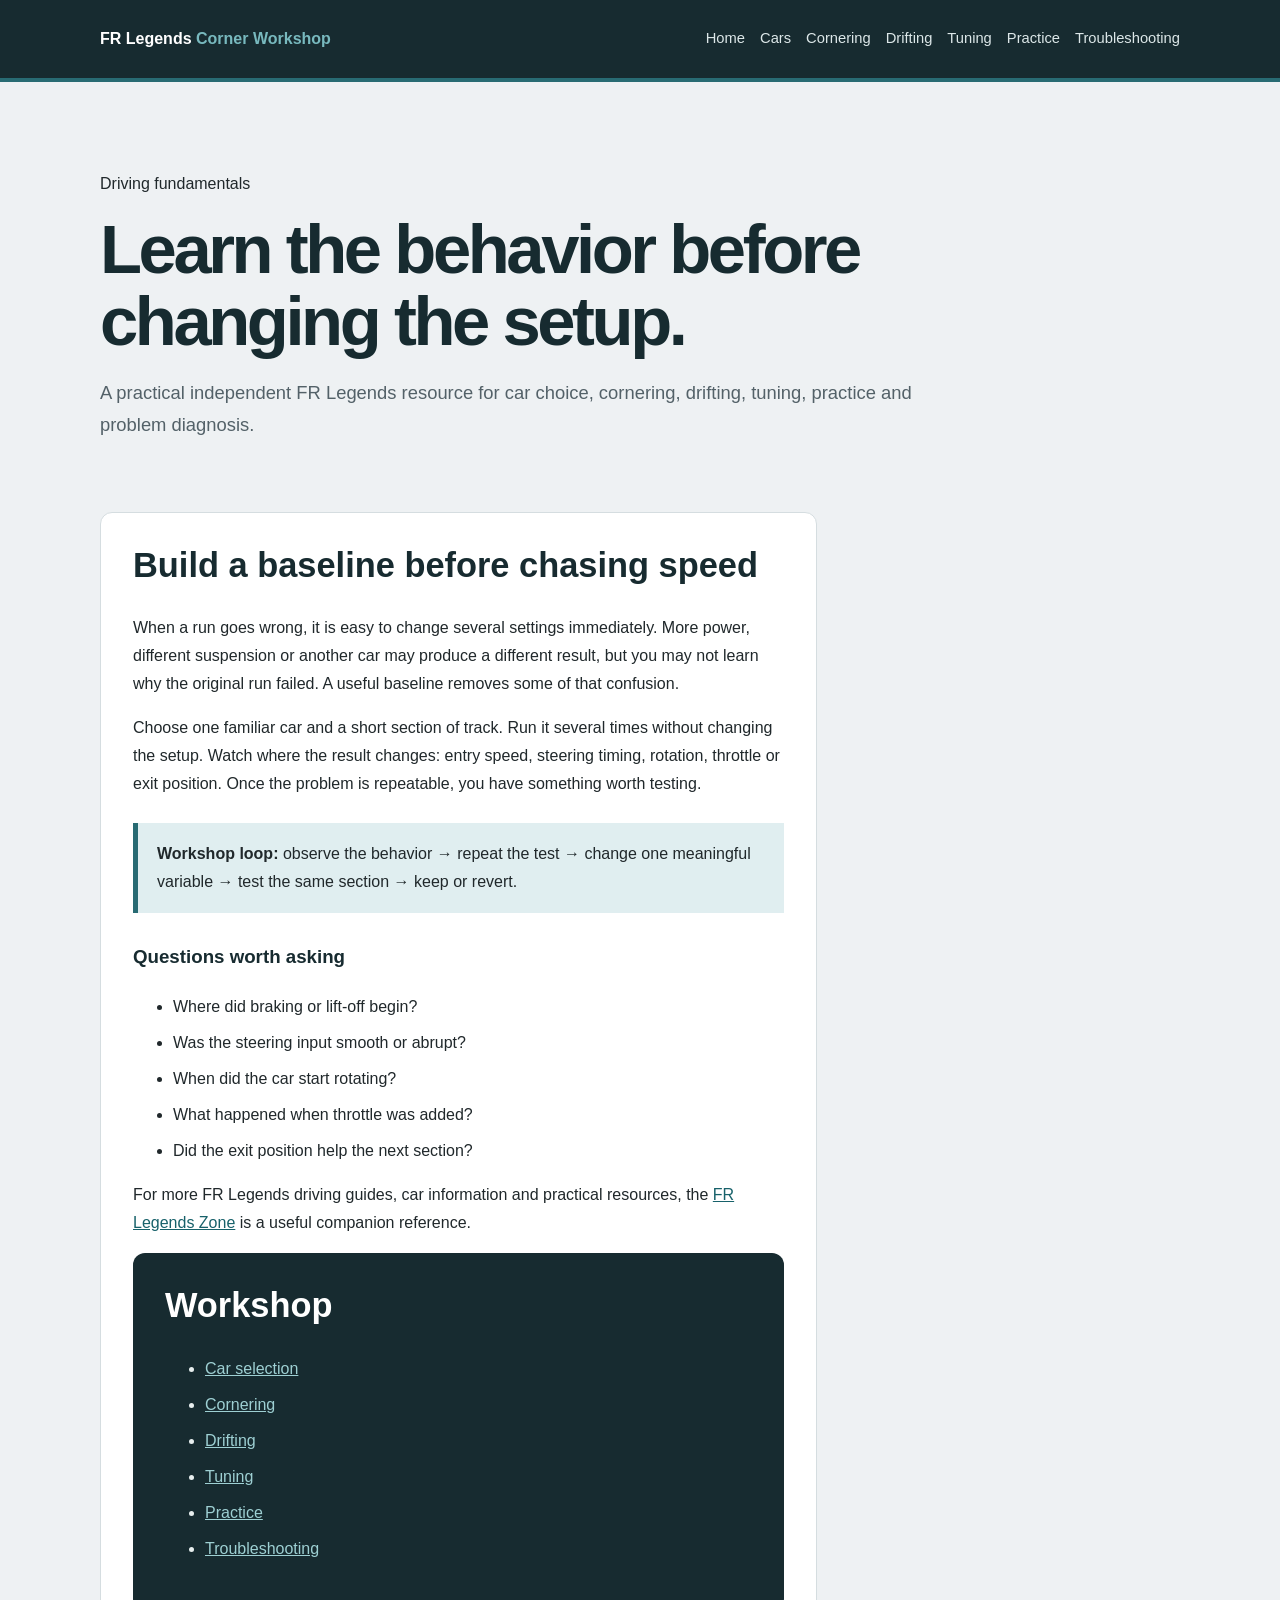
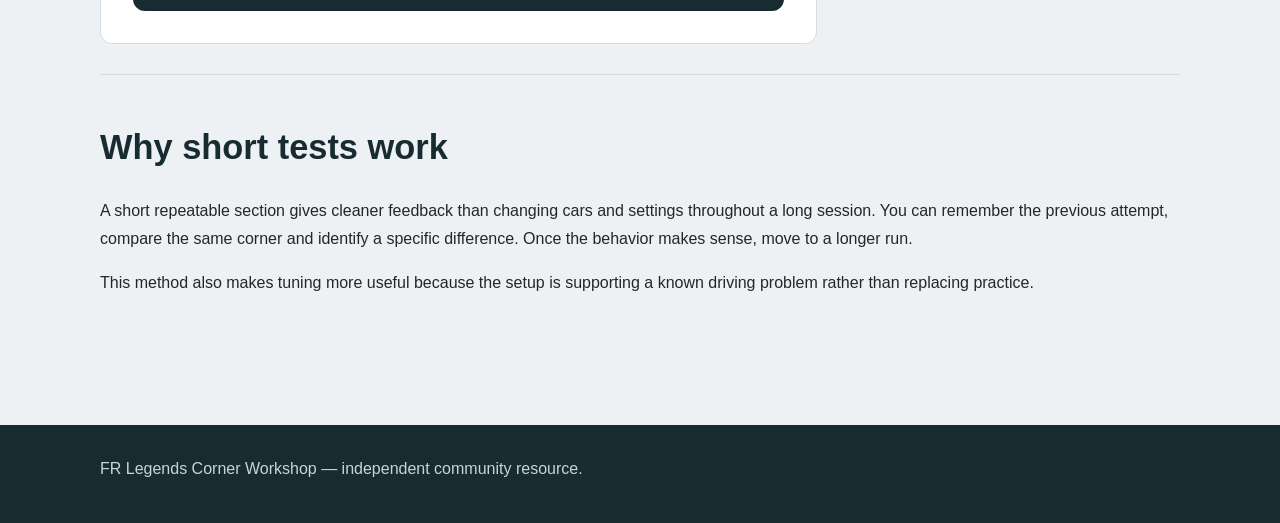
<file: index.html>
<!DOCTYPE html>
<html lang="en">
<head>
    <meta charset="UTF-8">
    <meta name="viewport" content="width=device-width, initial-scale=1.0">
    <meta name="google-site-verification" content="op8aSVxR1ntsd64IsXHsEGKOvv9pbJXl77vVlhNPW1c" />
    <title>FR Legends Corner Workshop</title>
    <meta name="description" content="A practical independent FR Legends resource for car choice, cornering, drifting, tuning, practice and problem diagnosis.">
    <link rel="canonical" href="https://onrender-pyfl.onrender.com/index.html">
    <link rel="stylesheet" href="style.css">
</head>
<body>
<header class="head">
    <div class="wrap top">
        <a class="brand" href="index.html">FR Legends <span>Corner Workshop</span></a>
        <nav aria-label="Main navigation">
            <a href="index.html">Home</a>
            <a href="cars.html">Cars</a>
            <a href="cornering.html">Cornering</a>
            <a href="drifting.html">Drifting</a>
            <a href="tuning.html">Tuning</a>
            <a href="practice.html">Practice</a>
            <a href="troubleshooting.html">Troubleshooting</a>
        </nav>
    </div>
</header>
<main class="wrap">
    <section class="hero">
        <p class="eyebrow">Driving fundamentals</p>
        <h1>Learn the behavior before changing the setup.</h1>
        <p class="lead">A practical independent FR Legends resource for car choice, cornering, drifting, tuning, practice and problem diagnosis.</p>
    </section>
    <div class="grid"><article class="card"><h2>Build a baseline before chasing speed</h2>
<p>When a run goes wrong, it is easy to change several settings immediately. More power, different suspension or another car may produce a different result, but you may not learn why the original run failed. A useful baseline removes some of that confusion.</p>
<p>Choose one familiar car and a short section of track. Run it several times without changing the setup. Watch where the result changes: entry speed, steering timing, rotation, throttle or exit position. Once the problem is repeatable, you have something worth testing.</p>
<div class="note"><strong>Workshop loop:</strong> observe the behavior → repeat the test → change one meaningful variable → test the same section → keep or revert.</div>
<h3>Questions worth asking</h3>

<ul>
    <li>Where did braking or lift-off begin?</li>
    <li>Was the steering input smooth or abrupt?</li>
    <li>When did the car start rotating?</li>
    <li>What happened when throttle was added?</li>
    <li>Did the exit position help the next section?</li>
</ul>

<p>
    For more FR Legends driving guides, car information and practical resources,
    the <a href="https://frlegendszone.com/">FR Legends Zone</a> is a useful
    companion reference.
</p>
<aside class="side"><h2>Workshop</h2><ul><li><a href="cars.html">Car selection</a></li><li><a href="cornering.html">Cornering</a></li><li><a href="drifting.html">Drifting</a></li><li><a href="tuning.html">Tuning</a></li><li><a href="practice.html">Practice</a></li><li><a href="troubleshooting.html">Troubleshooting</a></li></ul></aside></div>
<section class="section"><h2>Why short tests work</h2><p>A short repeatable section gives cleaner feedback than changing cars and settings throughout a long session. You can remember the previous attempt, compare the same corner and identify a specific difference. Once the behavior makes sense, move to a longer run.</p><p>This method also makes tuning more useful because the setup is supporting a known driving problem rather than replacing practice.</p></section>
</main>
<footer>
    <div class="wrap">FR Legends Corner Workshop — independent community resource.</div>
</footer>
</body>
</html>
</file>
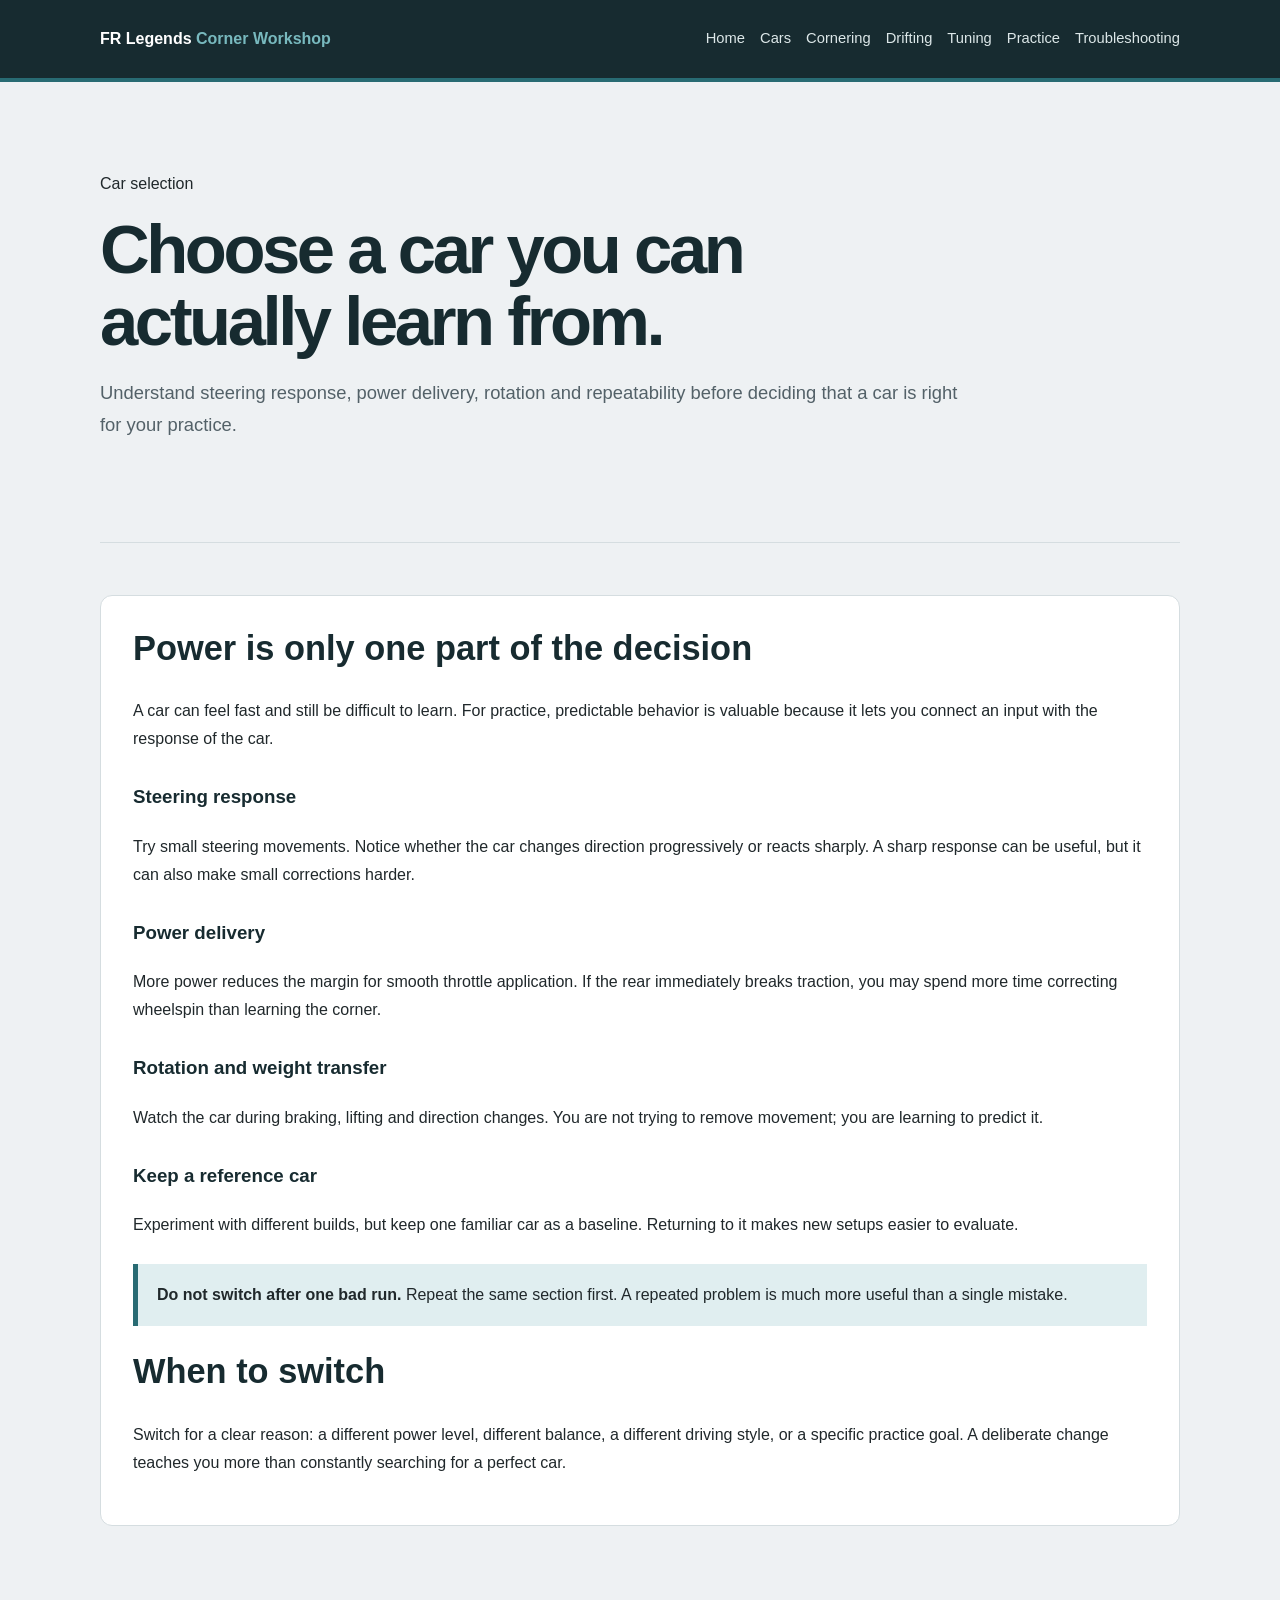
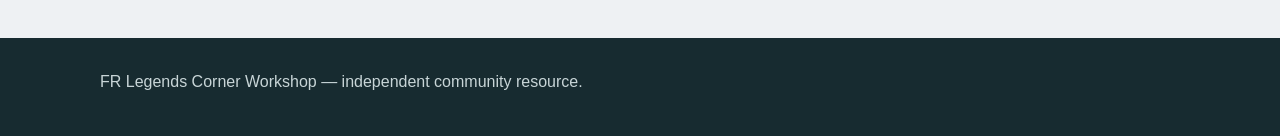
<file: cars.html>
<!DOCTYPE html>
<html lang="en">
<head>
    <meta charset="UTF-8">
    <meta name="viewport" content="width=device-width, initial-scale=1.0">
    <title>FR Legends Car Selection: A Practical Practice Guide</title>
    <meta name="description" content="Understand steering response, power delivery, rotation and repeatability before deciding that a car is right for your practice.">
    <link rel="canonical" href="https://onrender-pyfl.onrender.com/cars.html">
    <link rel="stylesheet" href="style.css">
</head>
<body>
<header class="head">
    <div class="wrap top">
        <a class="brand" href="index.html">FR Legends <span>Corner Workshop</span></a>
        <nav aria-label="Main navigation">
            <a href="index.html">Home</a>
            <a href="cars.html">Cars</a>
            <a href="cornering.html">Cornering</a>
            <a href="drifting.html">Drifting</a>
            <a href="tuning.html">Tuning</a>
            <a href="practice.html">Practice</a>
            <a href="troubleshooting.html">Troubleshooting</a>
        </nav>
    </div>
</header>
<main class="wrap">
    <section class="hero">
        <p class="eyebrow">Car selection</p>
        <h1>Choose a car you can actually learn from.</h1>
        <p class="lead">Understand steering response, power delivery, rotation and repeatability before deciding that a car is right for your practice.</p>
    </section>
    <section class="section"><article class="card"><h2>Power is only one part of the decision</h2><p>A car can feel fast and still be difficult to learn. For practice, predictable behavior is valuable because it lets you connect an input with the response of the car.</p><h3>Steering response</h3><p>Try small steering movements. Notice whether the car changes direction progressively or reacts sharply. A sharp response can be useful, but it can also make small corrections harder.</p><h3>Power delivery</h3><p>More power reduces the margin for smooth throttle application. If the rear immediately breaks traction, you may spend more time correcting wheelspin than learning the corner.</p><h3>Rotation and weight transfer</h3><p>Watch the car during braking, lifting and direction changes. You are not trying to remove movement; you are learning to predict it.</p><h3>Keep a reference car</h3><p>Experiment with different builds, but keep one familiar car as a baseline. Returning to it makes new setups easier to evaluate.</p><div class="note"><strong>Do not switch after one bad run.</strong> Repeat the same section first. A repeated problem is much more useful than a single mistake.</div><h2>When to switch</h2><p>Switch for a clear reason: a different power level, different balance, a different driving style, or a specific practice goal. A deliberate change teaches you more than constantly searching for a perfect car.</p></article></section>
</main>
<footer>
    <div class="wrap">FR Legends Corner Workshop — independent community resource.</div>
</footer>
</body>
</html>
</file>
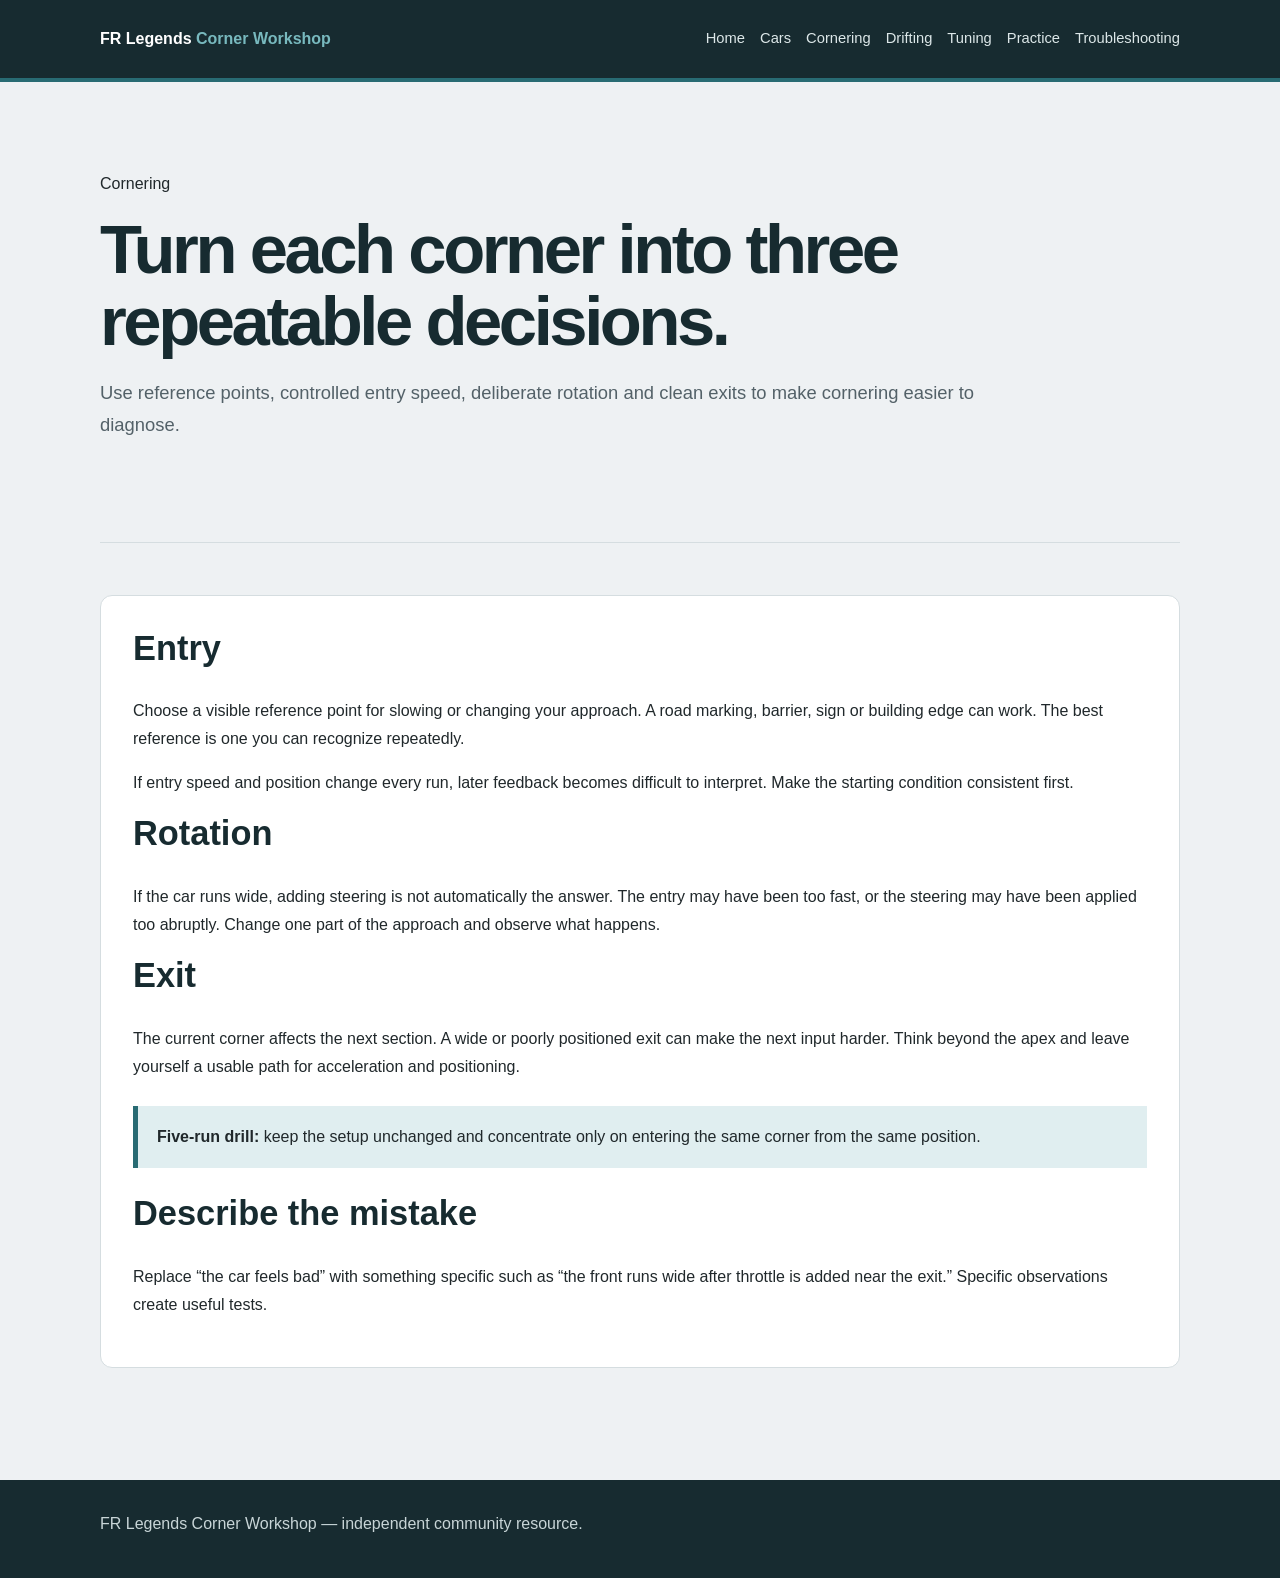
<file: cornering.html>
<!DOCTYPE html>
<html lang="en">
<head>
    <meta charset="UTF-8">
    <meta name="viewport" content="width=device-width, initial-scale=1.0">
    <title>FR Legends Cornering Guide: Entry, Rotation and Exit</title>
    <meta name="description" content="Use reference points, controlled entry speed, deliberate rotation and clean exits to make cornering easier to diagnose.">
    <link rel="canonical" href="https://onrender-pyfl.onrender.com/cornering.html">
    <link rel="stylesheet" href="style.css">
</head>
<body>
<header class="head">
    <div class="wrap top">
        <a class="brand" href="index.html">FR Legends <span>Corner Workshop</span></a>
        <nav aria-label="Main navigation">
            <a href="index.html">Home</a>
            <a href="cars.html">Cars</a>
            <a href="cornering.html">Cornering</a>
            <a href="drifting.html">Drifting</a>
            <a href="tuning.html">Tuning</a>
            <a href="practice.html">Practice</a>
            <a href="troubleshooting.html">Troubleshooting</a>
        </nav>
    </div>
</header>
<main class="wrap">
    <section class="hero">
        <p class="eyebrow">Cornering</p>
        <h1>Turn each corner into three repeatable decisions.</h1>
        <p class="lead">Use reference points, controlled entry speed, deliberate rotation and clean exits to make cornering easier to diagnose.</p>
    </section>
    <section class="section"><article class="card"><h2>Entry</h2><p>Choose a visible reference point for slowing or changing your approach. A road marking, barrier, sign or building edge can work. The best reference is one you can recognize repeatedly.</p><p>If entry speed and position change every run, later feedback becomes difficult to interpret. Make the starting condition consistent first.</p><h2>Rotation</h2><p>If the car runs wide, adding steering is not automatically the answer. The entry may have been too fast, or the steering may have been applied too abruptly. Change one part of the approach and observe what happens.</p><h2>Exit</h2><p>The current corner affects the next section. A wide or poorly positioned exit can make the next input harder. Think beyond the apex and leave yourself a usable path for acceleration and positioning.</p><div class="note"><strong>Five-run drill:</strong> keep the setup unchanged and concentrate only on entering the same corner from the same position.</div><h2>Describe the mistake</h2><p>Replace “the car feels bad” with something specific such as “the front runs wide after throttle is added near the exit.” Specific observations create useful tests.</p></article></section>
</main>
<footer>
    <div class="wrap">FR Legends Corner Workshop — independent community resource.</div>
</footer>
</body>
</html>
</file>
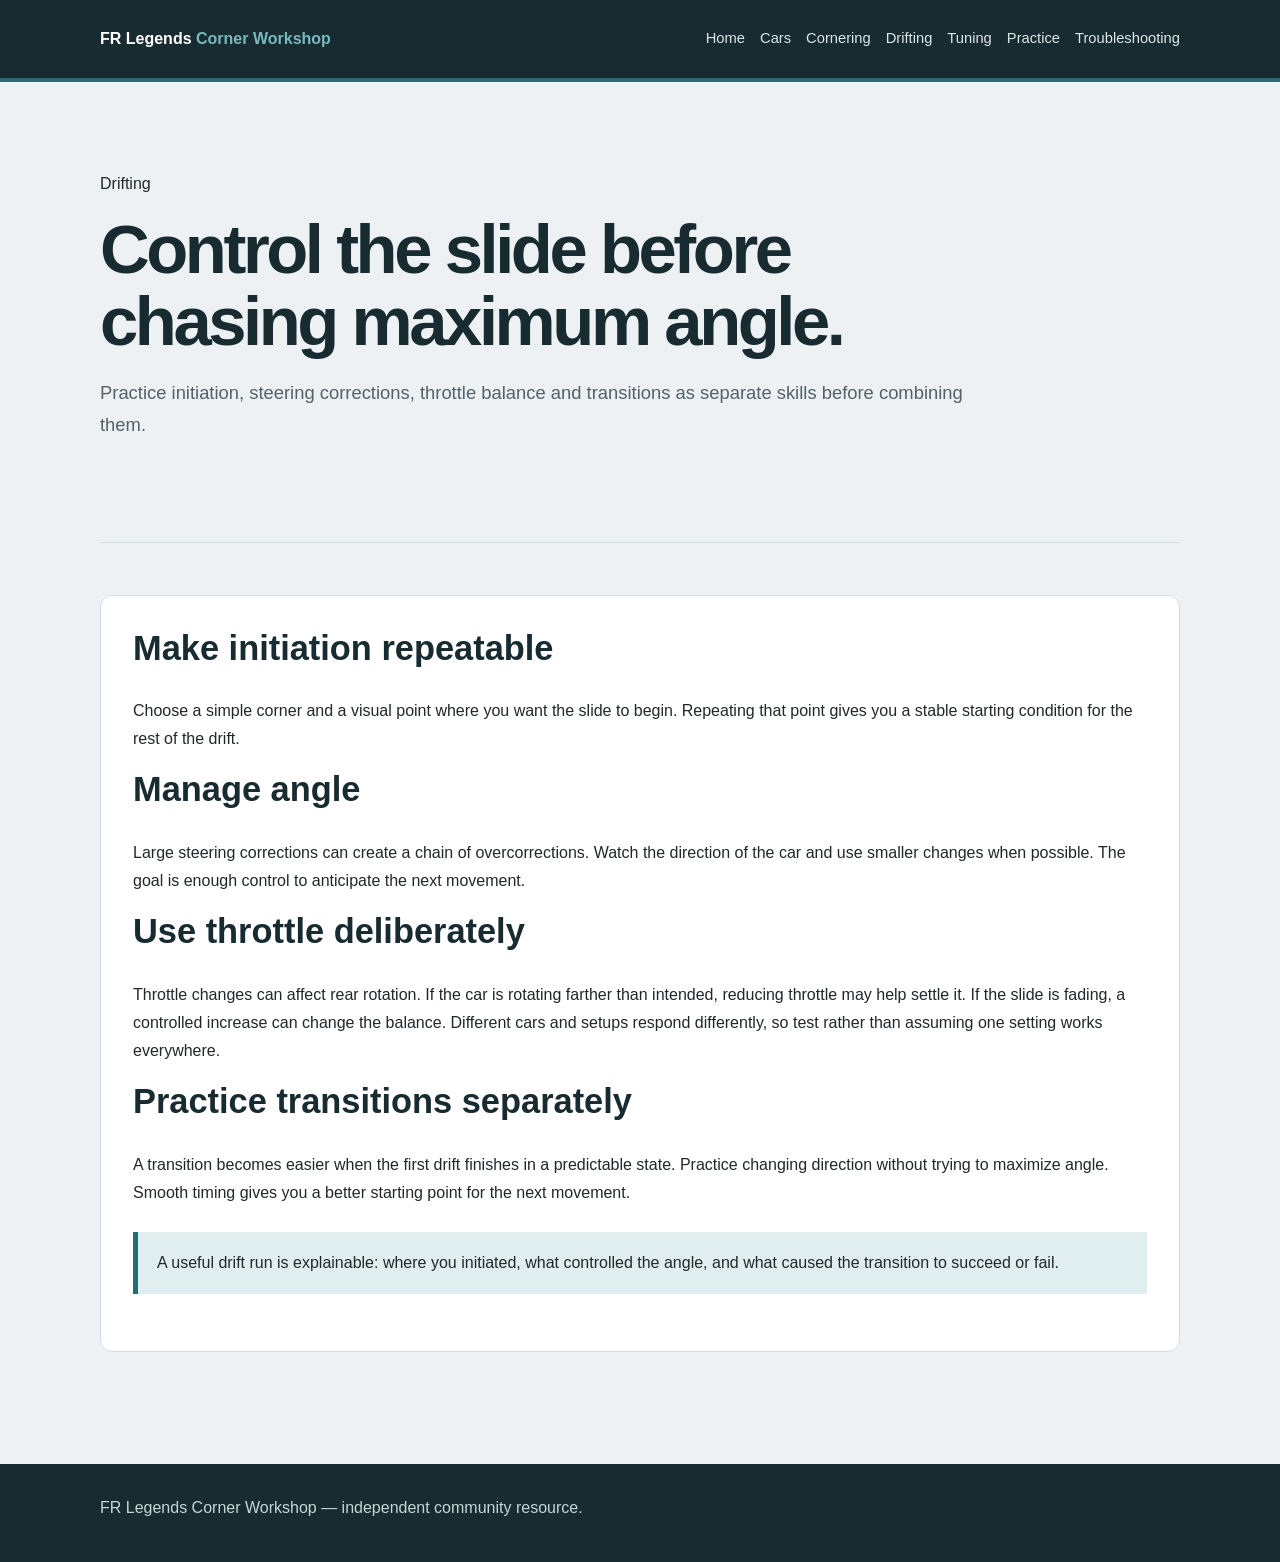
<file: drifting.html>
<!DOCTYPE html>
<html lang="en">
<head>
    <meta charset="UTF-8">
    <meta name="viewport" content="width=device-width, initial-scale=1.0">
    <title>FR Legends Drifting Guide: Initiation, Angle and Transitions</title>
    <meta name="description" content="Practice initiation, steering corrections, throttle balance and transitions as separate skills before combining them.">
    <link rel="canonical" href="https://onrender-pyfl.onrender.com/drifting.html">
    <link rel="stylesheet" href="style.css">
</head>
<body>
<header class="head">
    <div class="wrap top">
        <a class="brand" href="index.html">FR Legends <span>Corner Workshop</span></a>
        <nav aria-label="Main navigation">
            <a href="index.html">Home</a>
            <a href="cars.html">Cars</a>
            <a href="cornering.html">Cornering</a>
            <a href="drifting.html">Drifting</a>
            <a href="tuning.html">Tuning</a>
            <a href="practice.html">Practice</a>
            <a href="troubleshooting.html">Troubleshooting</a>
        </nav>
    </div>
</header>
<main class="wrap">
    <section class="hero">
        <p class="eyebrow">Drifting</p>
        <h1>Control the slide before chasing maximum angle.</h1>
        <p class="lead">Practice initiation, steering corrections, throttle balance and transitions as separate skills before combining them.</p>
    </section>
    <section class="section"><article class="card"><h2>Make initiation repeatable</h2><p>Choose a simple corner and a visual point where you want the slide to begin. Repeating that point gives you a stable starting condition for the rest of the drift.</p><h2>Manage angle</h2><p>Large steering corrections can create a chain of overcorrections. Watch the direction of the car and use smaller changes when possible. The goal is enough control to anticipate the next movement.</p><h2>Use throttle deliberately</h2><p>Throttle changes can affect rear rotation. If the car is rotating farther than intended, reducing throttle may help settle it. If the slide is fading, a controlled increase can change the balance. Different cars and setups respond differently, so test rather than assuming one setting works everywhere.</p><h2>Practice transitions separately</h2><p>A transition becomes easier when the first drift finishes in a predictable state. Practice changing direction without trying to maximize angle. Smooth timing gives you a better starting point for the next movement.</p><div class="note">A useful drift run is explainable: where you initiated, what controlled the angle, and what caused the transition to succeed or fail.</div></article></section>
</main>
<footer>
    <div class="wrap">FR Legends Corner Workshop — independent community resource.</div>
</footer>
</body>
</html>
</file>
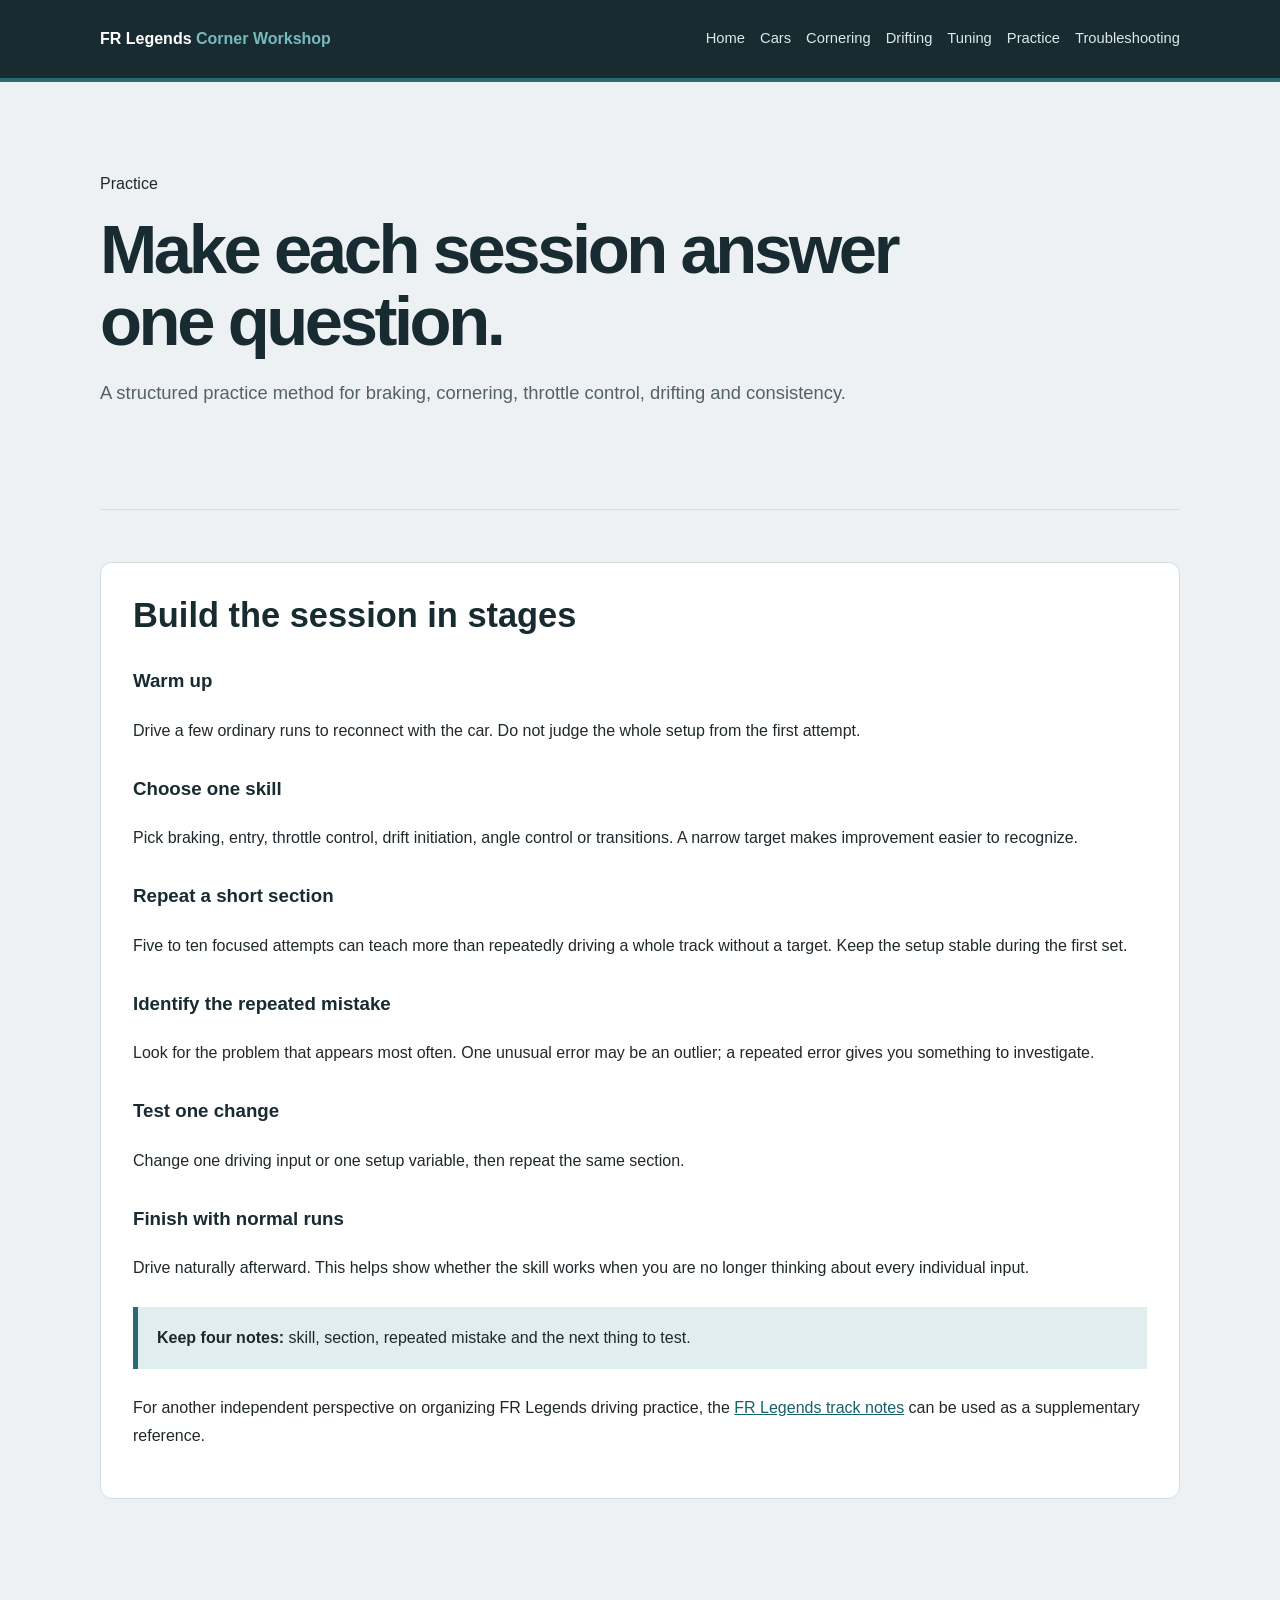
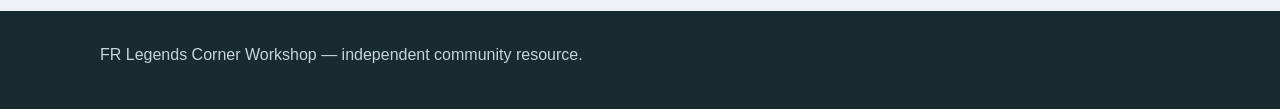
<file: practice.html>
<!DOCTYPE html>
<html lang="en">
<head>
    <meta charset="UTF-8">
    <meta name="viewport" content="width=device-width, initial-scale=1.0">
    <title>FR Legends Practice Routine: A Focused Training Plan</title>
    <meta name="description" content="A structured practice method for braking, cornering, throttle control, drifting and consistency.">
    <link rel="canonical" href="https://onrender-pyfl.onrender.com/practice.html">
    <link rel="stylesheet" href="style.css">
</head>
<body>
<header class="head">
    <div class="wrap top">
        <a class="brand" href="index.html">FR Legends <span>Corner Workshop</span></a>
        <nav aria-label="Main navigation">
            <a href="index.html">Home</a>
            <a href="cars.html">Cars</a>
            <a href="cornering.html">Cornering</a>
            <a href="drifting.html">Drifting</a>
            <a href="tuning.html">Tuning</a>
            <a href="practice.html">Practice</a>
            <a href="troubleshooting.html">Troubleshooting</a>
        </nav>
    </div>
</header>
<main class="wrap">
    <section class="hero">
        <p class="eyebrow">Practice</p>
        <h1>Make each session answer one question.</h1>
        <p class="lead">A structured practice method for braking, cornering, throttle control, drifting and consistency.</p>
    </section>
    <section class="section"><article class="card"><h2>Build the session in stages</h2><h3>Warm up</h3><p>Drive a few ordinary runs to reconnect with the car. Do not judge the whole setup from the first attempt.</p><h3>Choose one skill</h3><p>Pick braking, entry, throttle control, drift initiation, angle control or transitions. A narrow target makes improvement easier to recognize.</p><h3>Repeat a short section</h3><p>Five to ten focused attempts can teach more than repeatedly driving a whole track without a target. Keep the setup stable during the first set.</p><h3>Identify the repeated mistake</h3><p>Look for the problem that appears most often. One unusual error may be an outlier; a repeated error gives you something to investigate.</p><h3>Test one change</h3><p>Change one driving input or one setup variable, then repeat the same section.</p><h3>Finish with normal runs</h3><p>Drive naturally afterward. This helps show whether the skill works when you are no longer thinking about every individual input.</p><div class="note"><strong>Keep four notes:</strong> skill, section, repeated mistake and the next thing to test.</div><p>For another independent perspective on organizing FR Legends driving practice, the <a href="https://johnwrightt.github.io/fr-legends-track-notes/">FR Legends track notes</a> can be used as a supplementary reference.</p></article></section>
</main>
<footer>
    <div class="wrap">FR Legends Corner Workshop — independent community resource.</div>
</footer>
</body>
</html>
</file>
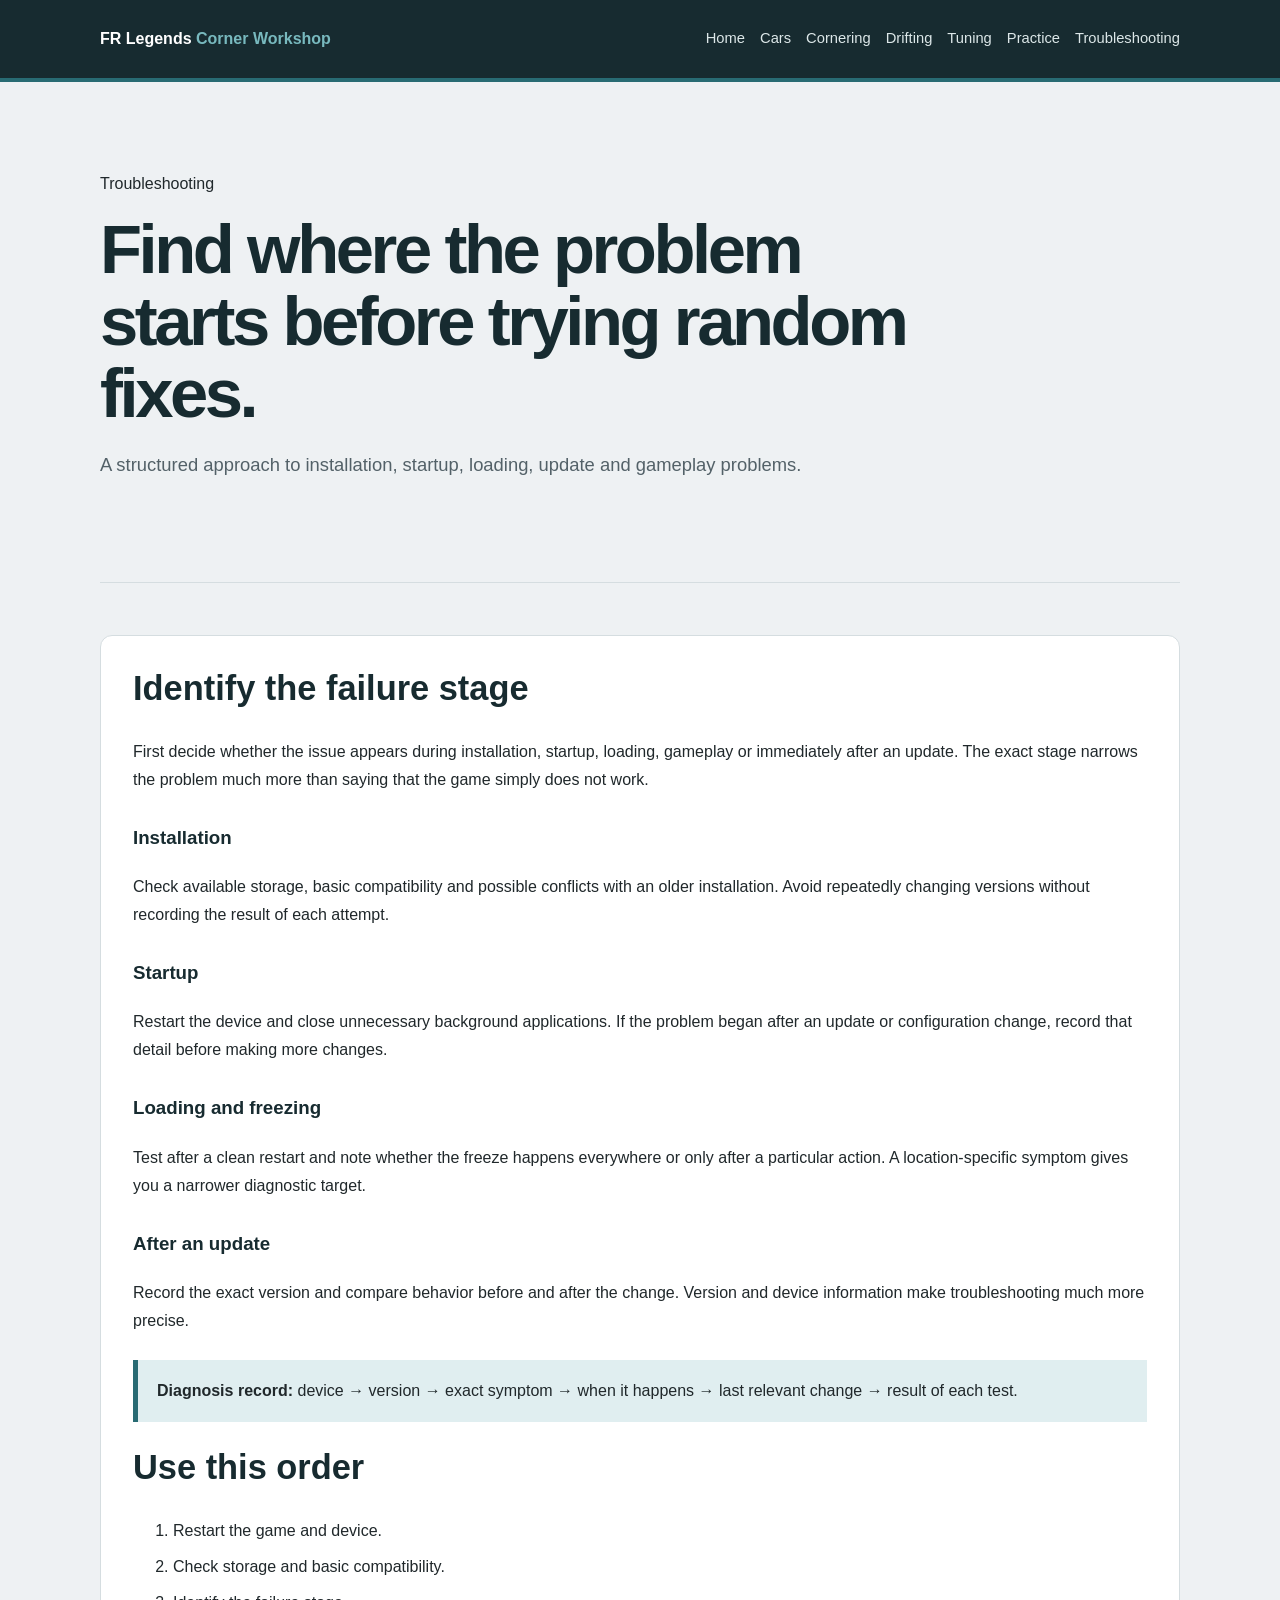
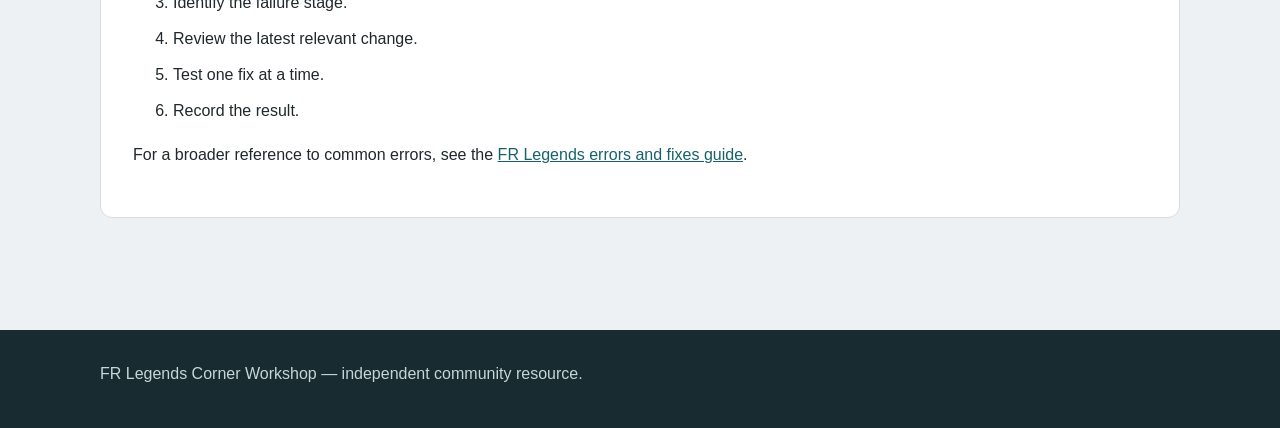
<file: troubleshooting.html>
<!DOCTYPE html>
<html lang="en">
<head>
    <meta charset="UTF-8">
    <meta name="viewport" content="width=device-width, initial-scale=1.0">
    <title>FR Legends Troubleshooting: A Practical Diagnosis Guide</title>
    <meta name="description" content="A structured approach to installation, startup, loading, update and gameplay problems.">
    <link rel="canonical" href="https://onrender-pyfl.onrender.com/troubleshooting.html">
    <link rel="stylesheet" href="style.css">
</head>
<body>
<header class="head">
    <div class="wrap top">
        <a class="brand" href="index.html">FR Legends <span>Corner Workshop</span></a>
        <nav aria-label="Main navigation">
            <a href="index.html">Home</a>
            <a href="cars.html">Cars</a>
            <a href="cornering.html">Cornering</a>
            <a href="drifting.html">Drifting</a>
            <a href="tuning.html">Tuning</a>
            <a href="practice.html">Practice</a>
            <a href="troubleshooting.html">Troubleshooting</a>
        </nav>
    </div>
</header>
<main class="wrap">
    <section class="hero">
        <p class="eyebrow">Troubleshooting</p>
        <h1>Find where the problem starts before trying random fixes.</h1>
        <p class="lead">A structured approach to installation, startup, loading, update and gameplay problems.</p>
    </section>
    <section class="section"><article class="card"><h2>Identify the failure stage</h2><p>First decide whether the issue appears during installation, startup, loading, gameplay or immediately after an update. The exact stage narrows the problem much more than saying that the game simply does not work.</p><h3>Installation</h3><p>Check available storage, basic compatibility and possible conflicts with an older installation. Avoid repeatedly changing versions without recording the result of each attempt.</p><h3>Startup</h3><p>Restart the device and close unnecessary background applications. If the problem began after an update or configuration change, record that detail before making more changes.</p><h3>Loading and freezing</h3><p>Test after a clean restart and note whether the freeze happens everywhere or only after a particular action. A location-specific symptom gives you a narrower diagnostic target.</p><h3>After an update</h3><p>Record the exact version and compare behavior before and after the change. Version and device information make troubleshooting much more precise.</p><div class="note"><strong>Diagnosis record:</strong> device → version → exact symptom → when it happens → last relevant change → result of each test.</div><h2>Use this order</h2><ol><li>Restart the game and device.</li><li>Check storage and basic compatibility.</li><li>Identify the failure stage.</li><li>Review the latest relevant change.</li><li>Test one fix at a time.</li><li>Record the result.</li></ol><p>For a broader reference to common errors, see the <a href="https://frlegendszone.com/fr-legends-errors-fix/">FR Legends errors and fixes guide</a>.</p></article></section>
</main>
<footer>
    <div class="wrap">FR Legends Corner Workshop — independent community resource.</div>
</footer>
</body>
</html>
</file>
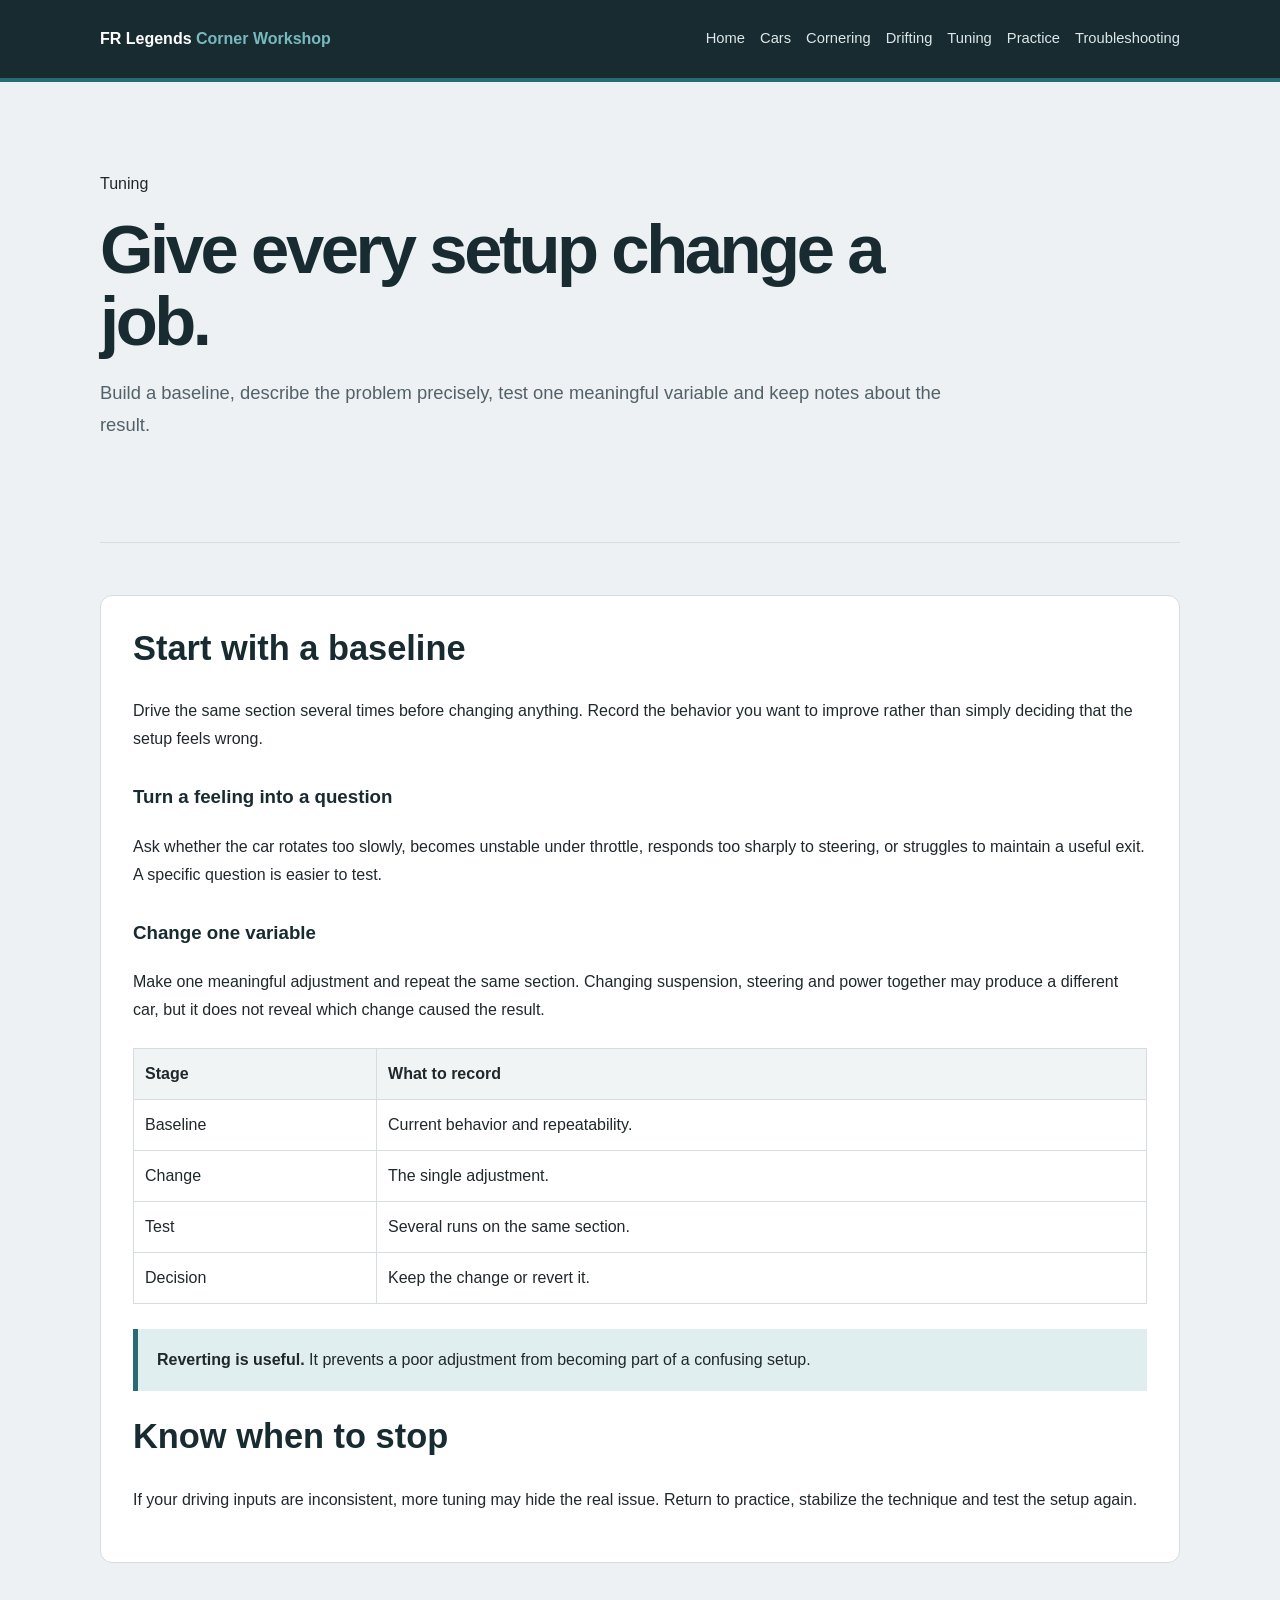
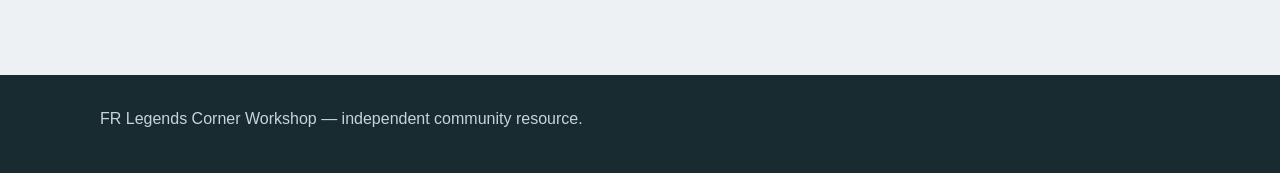
<file: tuning.html>
<!DOCTYPE html>
<html lang="en">
<head>
    <meta charset="UTF-8">
    <meta name="viewport" content="width=device-width, initial-scale=1.0">
    <title>FR Legends Tuning Guide: A Repeatable Setup Testing Method</title>
    <meta name="description" content="Build a baseline, describe the problem precisely, test one meaningful variable and keep notes about the result.">
    <link rel="canonical" href="https://onrender-pyfl.onrender.com/tuning.html">
    <link rel="stylesheet" href="style.css">
</head>
<body>
<header class="head">
    <div class="wrap top">
        <a class="brand" href="index.html">FR Legends <span>Corner Workshop</span></a>
        <nav aria-label="Main navigation">
            <a href="index.html">Home</a>
            <a href="cars.html">Cars</a>
            <a href="cornering.html">Cornering</a>
            <a href="drifting.html">Drifting</a>
            <a href="tuning.html">Tuning</a>
            <a href="practice.html">Practice</a>
            <a href="troubleshooting.html">Troubleshooting</a>
        </nav>
    </div>
</header>
<main class="wrap">
    <section class="hero">
        <p class="eyebrow">Tuning</p>
        <h1>Give every setup change a job.</h1>
        <p class="lead">Build a baseline, describe the problem precisely, test one meaningful variable and keep notes about the result.</p>
    </section>
    <section class="section"><article class="card"><h2>Start with a baseline</h2><p>Drive the same section several times before changing anything. Record the behavior you want to improve rather than simply deciding that the setup feels wrong.</p><h3>Turn a feeling into a question</h3><p>Ask whether the car rotates too slowly, becomes unstable under throttle, responds too sharply to steering, or struggles to maintain a useful exit. A specific question is easier to test.</p><h3>Change one variable</h3><p>Make one meaningful adjustment and repeat the same section. Changing suspension, steering and power together may produce a different car, but it does not reveal which change caused the result.</p><table><tr><th>Stage</th><th>What to record</th></tr><tr><td>Baseline</td><td>Current behavior and repeatability.</td></tr><tr><td>Change</td><td>The single adjustment.</td></tr><tr><td>Test</td><td>Several runs on the same section.</td></tr><tr><td>Decision</td><td>Keep the change or revert it.</td></tr></table><div class="note"><strong>Reverting is useful.</strong> It prevents a poor adjustment from becoming part of a confusing setup.</div><h2>Know when to stop</h2><p>If your driving inputs are inconsistent, more tuning may hide the real issue. Return to practice, stabilize the technique and test the setup again.</p></article></section>
</main>
<footer>
    <div class="wrap">FR Legends Corner Workshop — independent community resource.</div>
</footer>
</body>
</html>
</file>
<file: style.css>
*{box-sizing:border-box}body{margin:0;background:#eef1f3;color:#20282b;font-family:Arial,sans-serif;line-height:1.75}a{color:#17616a}.head{background:#172b30;color:white;border-bottom:4px solid #286b73}.wrap{width:min(1080px,calc(100% - 38px));margin:auto}.top{min-height:78px;display:flex;align-items:center;justify-content:space-between;gap:22px}.brand{color:white;text-decoration:none;font-weight:800}.brand span{color:#78b9be}nav{display:flex;flex-wrap:wrap;gap:15px}nav a{color:#dce7e8;text-decoration:none;font-size:.92rem}.hero{padding:72px 0 52px;max-width:880px}.tag{color:#286b73;font-size:.78rem;font-weight:800;letter-spacing:.15em;text-transform:uppercase}h1{font-size:clamp(2.3rem,6vw,4.3rem);line-height:1.05;letter-spacing:-.05em;margin:10px 0 18px;color:#172b30}h2{font-size:clamp(1.5rem,3vw,2.15rem);line-height:1.2;color:#172b30;margin-top:0}h3{color:#172b30;margin-top:28px}.lead{font-size:1.15rem;color:#536168}.grid{display:grid;grid-template-columns:1.5fr .7fr;gap:28px}.card,.side{border-radius:12px;padding:32px}.card{background:#fff;border:1px solid #d5dde0}.side{background:#172b30;color:#e7eeee}.side h2{color:white}.side a{color:#9ed0d3}.note{background:#e0eef0;border-left:5px solid #286b73;padding:17px 19px;margin:25px 0}.section{padding:52px 0;border-top:1px solid #d5dde0;margin-top:30px}li{margin:8px 0}table{width:100%;border-collapse:collapse;margin:24px 0}th,td{border:1px solid #d5dde0;padding:11px;text-align:left;vertical-align:top}th{background:#f0f4f4}footer{margin-top:60px;background:#172b30;color:#c8d5d7;padding:30px 0 40px}@media(max-width:760px){.top{align-items:flex-start;flex-direction:column;padding:20px 0}.grid{grid-template-columns:1fr}.card,.side{padding:23px}.hero{padding-top:50px}}
</file>
